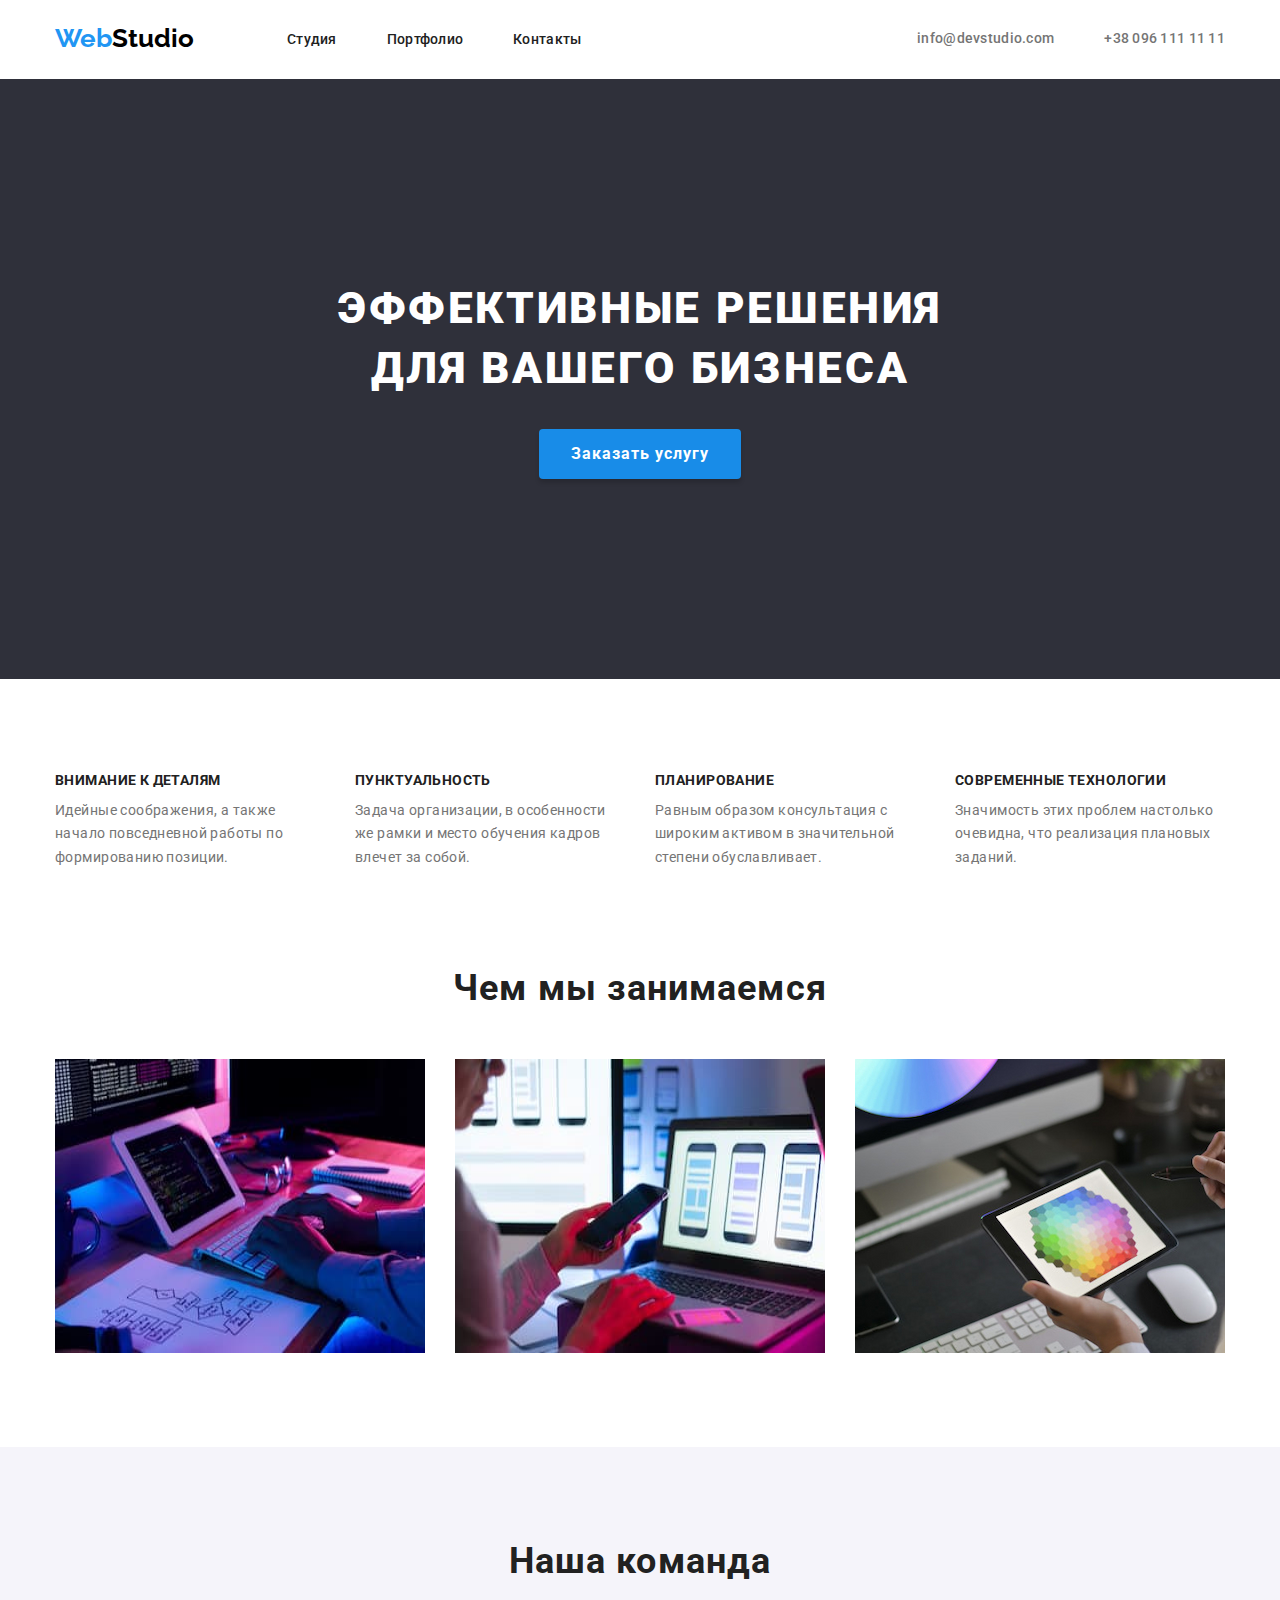
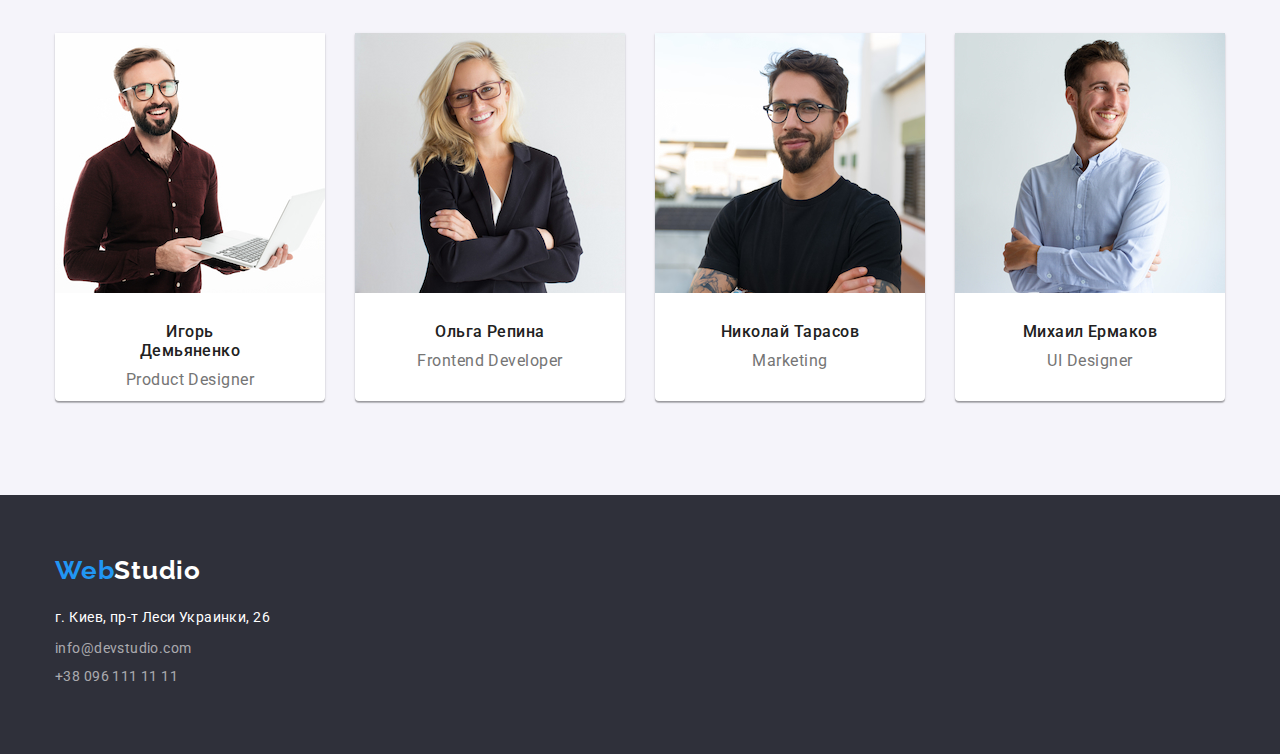
<file: index.html>
<!DOCTYPE html>
<html lang="ru">
  <head>
    <meta charset="UTF-8" />
    <meta http-equiv="X-UA-Compatible" content="IE=edge" />
    <meta name="viewport" content="width=device-width, initial-scale=1.0"/>
    <link rel="stylesheet" href="./css/styles.css">
    <link rel="preconnect" href="https://fonts.googleapis.com"> 
<link rel="preconnect" href="https://fonts.gstatic.com" crossorigin> 
<link href="https://fonts.googleapis.com/css2?family=Raleway:wght@700&family=Roboto:wght@100;300;400;500;700;900&display=swap" rel="stylesheet">
    
    <title>Web Studio</title>
  
    <link rel="stylesheet" href="https://cdn.jsdelivr.net/npm/modern-normalize@1.1.0/modern-normalize.min.css">

  </head>

  <body>
    <!-- Header line -->
    <header class="page-header">
      <div class="container page-header-container">
      <nav class="page-nav " >
        <a  href="../index.html" lang="en" class="logo link"> <span class="logo-blue link"> Web</span>Studio</a>
        <ul class="menu list">
          <li class="menu-item"> <a href="#" class="menu-link link"> Cтудия </a></li>
          <li class="menu-item"><a href="./portfolio/portfolio.html" class="menu-link link"> Портфолио     </a></li>
          <li class="menu-item"><a href="#" class="menu-link link"> Контакты </a></li>
        </ul>
      </nav>
 
      <ul class= "page-header-contact-container list" >
        <li class="menu-item-contact"><a href="mailto:info@devstudio.com" class="contacts-email menu-link link"> info@devstudio.com</a></li>
        <li class="menu-item"><a href="tel:+380961111111" class=" contacts-phone-number menu-link link"> +38 096 111 11 11</a></li>
      </ul>
</div>
    </header>

    <!-- Main -->
    <main>
      <!-- Banner -->
      <section class="hero">
        <div class="container"> 
        <h1 class="hero-titlie">Эффективные решения для вашего бизнеса  </h1>
        <button class="modal-btn" type="button">Заказать услугу</button>
      </div>
      </section>

      <section class="option">
        <div class="container"> 
        <ul class="  option-list list">
          <li class=" option-list-detailes">
              <h3 class="option-title list">Внимание к деталям</h3>
              <p  class="option-text">
                Идейные соображения, а также начало повседневной работы по
                формированию позиции.
              </p>

          </li>
          <li class="option-list-detailes list">
          
              <h3 class="option-title list">Пунктуальность</h3>
              <p class="option-text">
                Задача организации, в особенности же рамки и место обучения
                кадров влечет за собой.
              </p>
            
          </li>
          <li class="option-list-detailes">
          
              <h3 class="option-title list">Планирование</h3>
              <p class="option-text">
                Равным образом консультация с широким активом в значительной
                степени обуславливает.
              </p>
            
          </li>

          <li class="option-list-detailes">
          
              <h3 class="option-title list">Современные технологии</h3>
              <p class="option-text">
                Значимость этих проблем настолько очевидна, что реализация
                плановых заданий.
              </p>
            
          </li>
        </ul>
      </div>
      </section>

      <section class="our-job">
        <div class="container"> 
        <h2 class="our-job-title">Чем мы занимаемся</h2>
        <ul class="our-job-list list">
          <li class="our-job-photo">
            <img
              src="./images/work/work1.jpg"
              alt="мужчина работает за ноутбуком"
              width="370"
              height="294"
            />
          </li>
          <li class="our-job-photo">
            <img
              src="./images/work/work2.jpg"
              alt="девушка с телефоном"
              width="370"
              height="294"
            />
          </li>
          <li class="our-job-photo">
            <img
              src="./images/work/work3.jpg"
              alt="девушка работает с палитрой "
              width="370"
              height="294"
            />
          </li>
        </ul>
        </div>
      </section>

      <section class="our-team">
        <div class="container">
        <h2 class="our-team-title">Наша команда</h2>

        <ul class="our-team-list list">
          <li class="our-team-card">
            <img
              src="./images/people/igor.jpg"
              alt="Игорь дизайнер"
              width="270"
            />
            <div class="card-info"> 
            <h3 class="card-title">Игорь Демьяненко</h3>
            <p lang="en" class="card-prof">Product Designer</p>
          </div>
          </li>

          <li class="our-team-card">
            <img
              src="./images/people/olga.jpg"
              alt="Ольга фронтэнд разработчик"
              width="270"
            />
            <div class="card-info">
            <h3 class="card-title" >Ольга Репина</h3>
            <p lang="en" class="card-prof">Frontend Developer</p>
          </div>
          </li>

          <li class="our-team-card">
            <img
              src="./images/people/taras.jpg"
              alt="Тарас маркетолог"
              width="270"
            />
            <div class="card-info">
            <h3 class="card-title">Николай Тарасов</h3>
            <p lang="en" class="card-prof">Marketing</p>
          </div>
          </li>

          <li class="our-team-card">
            <img
              src="./images/people/michale.jpg"
              alt="Михаил дизайнер"
              width="270"
            />
            <div class="card-info"> 
            <h3 class="card-title">Михаил Ермаков</h3>
            <p lang="en" class="card-prof">UI Designer</p>
          </div>
          </li>
        </ul>
        </div>
      </section>

      <footer class="footer">
        <div class="container"> 
       <div class="footer-box-logo">
        <a href="#" lang="en" class="logo-link link"> <span class="logo-blue">Web</span>Studio</a>
      </div>

        <address class="  footer-address">
          <ul class="list">
            <li class="contact-footer">
              <a 
                href="https://goo.gl/maps/ec9KKxXd8hmm1vX37"
                target="_blank"
                rel="noopener noreferrer" class="link"
              ><span class=" link location">г. Киев, пр-т Леси Украинки, 26</span>
              </a>
            </li>
            <li class=" contact-footer list">
              <a href="mailto:info@devstudio.com" class="link contact-email"> info@devstudio.com </a>
            </li>
            <li class="list"><a href="tel:+380961111111" class=" contact-phone link"> +38 096 111 11 11 </a></li>

          </ul>
        </address>
      </div>
      </footer>
    </main>
  </body>
</html>
</file>
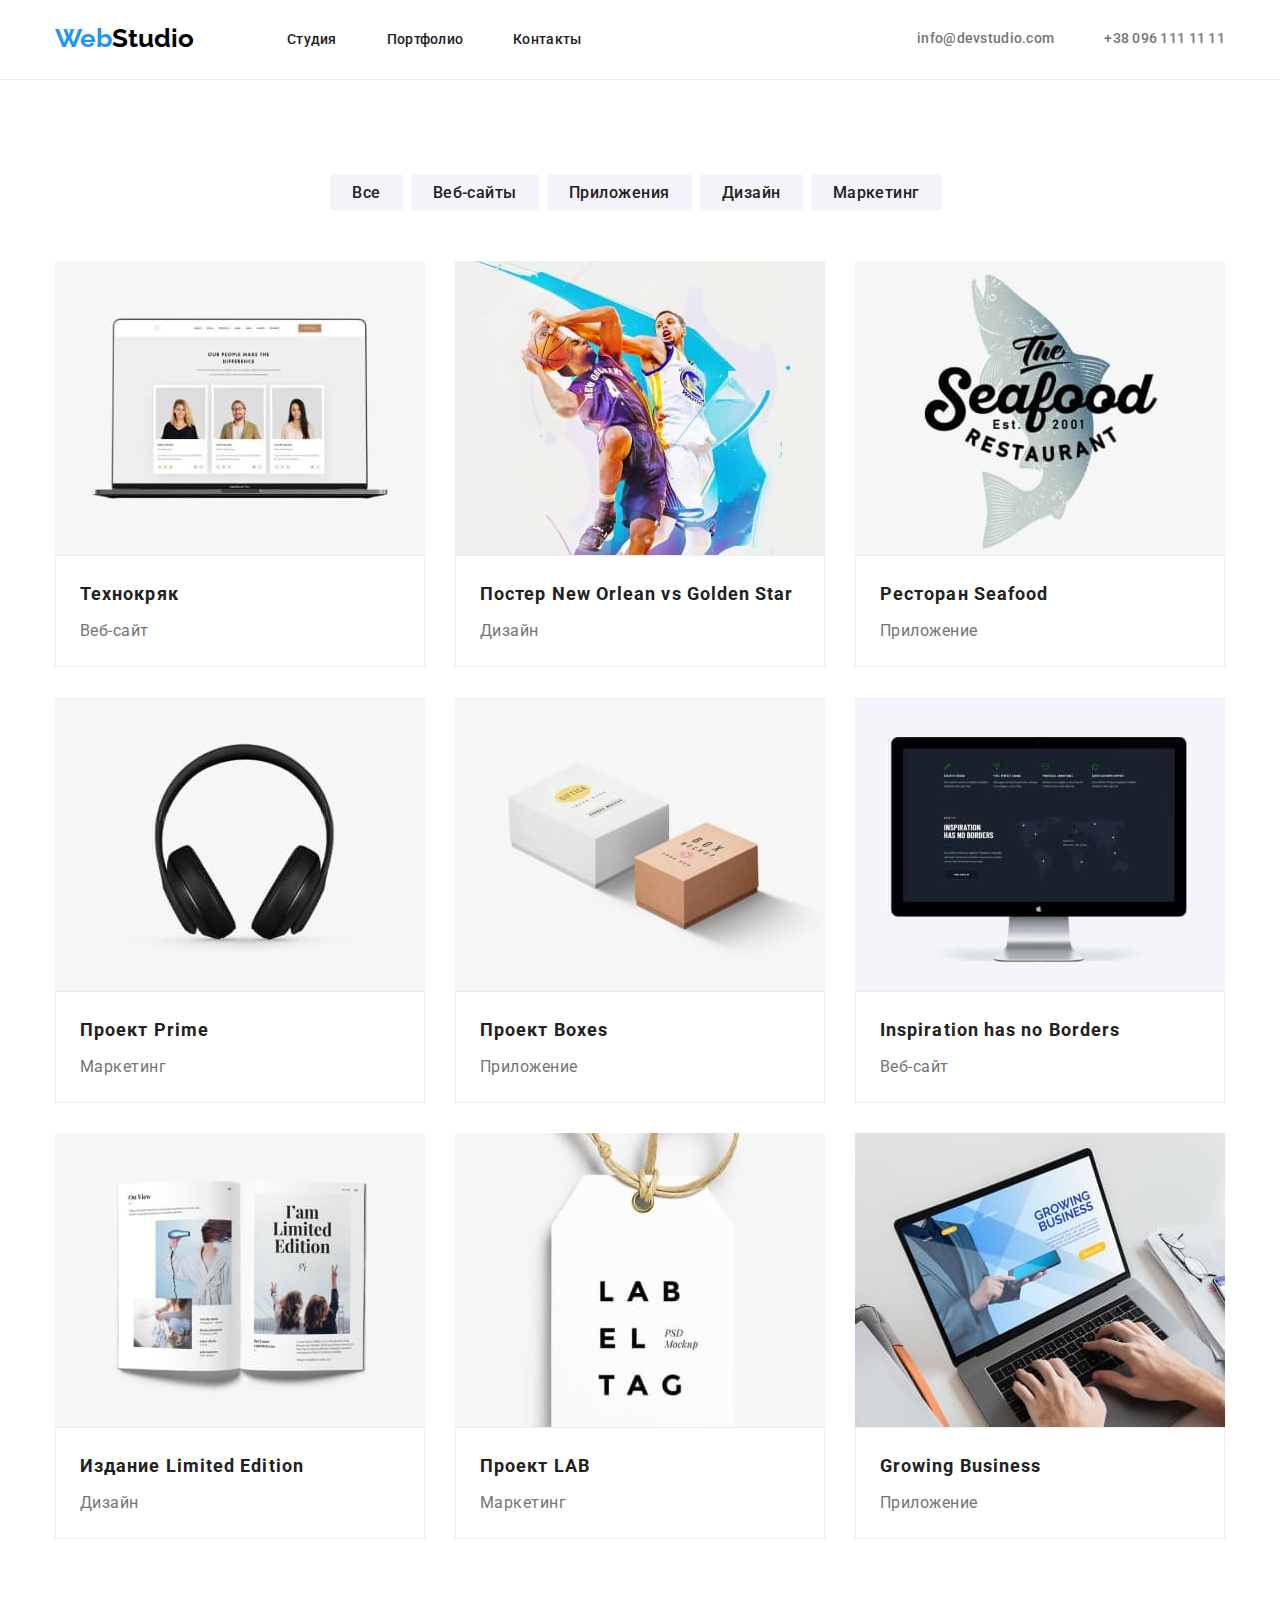
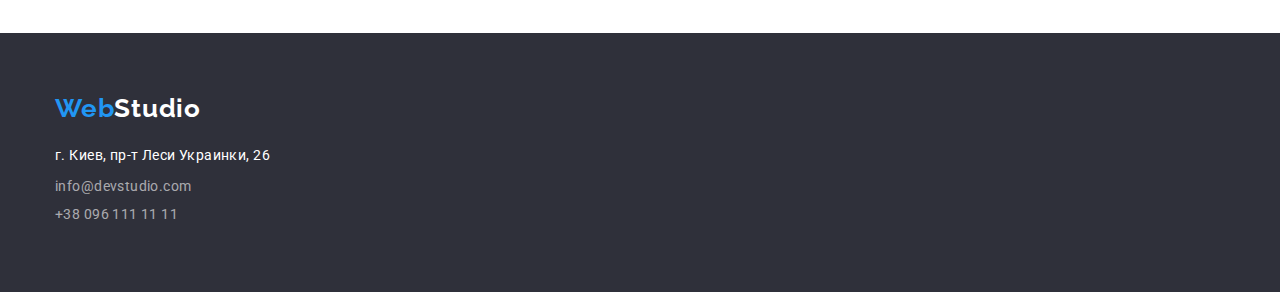
<file: portfolio/portfolio.html>
<!DOCTYPE html>
<html lang="ru">
<head>
    <meta charset="UTF-8">
    <meta http-equiv="X-UA-Compatible" content="IE=edge">
    <meta name="viewport" content="width=device-width, initial-scale=1.0">
    <link rel="stylesheet" href="./styles-portfolio.css">
    <link rel="preconnect" href="https://fonts.googleapis.com"> 

<link rel="preconnect" href="https://fonts.gstatic.com" crossorigin> 

<link href="https://fonts.googleapis.com/css2?family=Raleway:wght@700&family=Roboto:wght@100;300;400;500;700;900&display=swap" rel="stylesheet">

    <title>Portfolio</title>
    <link rel="stylesheet" href="https://cdn.jsdelivr.net/npm/modern-normalize@1.1.0/modern-normalize.min.css">
    
</head>

<body>
  <!-- Header line -->
  <header class="page-header">
    <div class="container page-header-container">
    <nav class="page-nav " >
      <a  href="../index.html" lang="en" class=" logo link"> <span class="logo-blue link"> Web</span>Studio</a>
      <ul class="menu list">
        <li class="menu-item"> <a href="#" class="menu-link link"> Cтудия </a></li>
        <li class="menu-item"><a href="./portfolio/portfolio.html" class="menu-link link"> Портфолио </a></li>
        <li class="menu-item"><a href="#" class="menu-link link"> Контакты </a></li>
      </ul>
    </nav>

    <ul class= " .page-header page-header-contact-container list" >
      <li class="menu-item-contact"><a href="mailto:info@devstudio.com" class="contacts-email menu-link link"> info@devstudio.com</a></li>
      <li class="menu-item"><a href="tel:+380961111111" class=" contacts-phone-number menu-link link"> +38 096 111 11 11</a></li>
    </ul>
</div>
  </header>

      <section class="section-photo list">
        <div class="container"> 
        <ul class="box-btn list">

<li> <button class="portfolio-btn" type="button">Все</button> </li>
<li> <button class="portfolio-btn" type="button">Веб-сайты</button></li>
<li> <button class="portfolio-btn" type="button">Приложения</button></li>
<li> <button class="portfolio-btn" type="button">Дизайн</button></li>
<li> <button class="portfolio-btn" type="button">Маркетинг</button></li>
    </ul>


    <ul class="photo-string list">

      <li class="card"> 
        <img
        src="./img/maket-mac-book.jpg"
        alt="макет с ноутбуком"
        width="370"
        height="294">

        <div class="card-list">
       
        <h3 class="card-title">Технокряк</h3>
          <p class="card-dscr">Веб-сайт</p>
        </div>
      </li>
      
      <li class="card"> <img
          src="./img/postert-basketball.jpg"
          alt="постер с баскетболистами"
          width="370"
          height="294">
          <div class="card-list">
       
          <h3 class="card-title">Постер New Orlean vs Golden Star</h3>
          <p class="card-dscr">Дизайн</p> 
          </div>
      </li>
      
      <li class="card">
          <img
          src="./img/poster-seafood.jpg"
          alt="постер с морской тематикой"
          width="370"
          height="294">
          <div class="card-list">
          <h3 class="card-title">Ресторан Seafood</h3>
          <p class="card-dscr">Приложение</p>
          </div>
      </li>
   
      
          <li class="card"> <img
              src="./img/head-phone.jpg"
              alt="черные наушники"
              width="370"
              height="294">
              <div class="card-list">
              <h3 class="card-title">Проект Prime</h3>
              <p class="card-dscr">Маркетинг</p> 
              </div>

          </li>
      
          <li class="card">
              <img
              src="./img/two-boxs.jpg"
              alt="две стильные коробки"
              width="370"
              height="294">
              <div class="card-list">
              <h3 class="card-title">Проект Boxes</h3>
              <p class="card-dscr">Приложение</p>
              </div>
          </li>
      
          <li class="card"><img
              src="./img/apple-screen.jpg"
              alt="монитор эпл"
              width="370"
              height="294">
              <div class="card-list">
       
              <h3 class="card-title">Inspiration has no Borders</h3>
              <p class="card-dscr">Веб-сайт</p>
              </div>
          </li>
        
  
          <li class="card"><img
              src="./img/design-magazine.jpg"
              alt="дизайнерский журнал"
              width="370"
              height="294">
              <div class="card-list">
          <h3 class="card-title">Издание Limited Edition</h3>
          <p class="card-dscr">Дизайн</p>
          </div>
          </li>
      
          <li class="card"><img
              src="./img/style-font.jpg"
              alt="стильные шрифты"
              width="370"
              height="294">
              <div class="card-list">
              <h3 class="card-title">Проект LAB</h3>
              <p class="card-dscr">Маркетинг</p>
              </div>
          </li>
      
          <li class="card">     <img
              src="./img/work-process.jpg"
              alt="работа за ноутбуком"
              width="370"
              height="294">
              <div class="card-list">
              <h3 class="card-title">Growing Business</h3>
              <p class="card-dscr">Приложение</p>
              </div>
          </li>  
      </ul>
    </div>
     </section>
      


            <footer class=" footer">
              <div class="container"> 
             <div class="footer-box-logo">
              <a href="#" lang="en" class="logo-link link"> <span class="logo-blue">Web</span>Studio</a>
            </div>
      
              <address class="  footer-address">
                <ul class="list">
                  <li class="contact-footer">
                    <a 
                      href="https://goo.gl/maps/ec9KKxXd8hmm1vX37"
                      target="_blank"
                      rel="noopener noreferrer" class="link"
                    ><span class=" link location">г. Киев, пр-т Леси Украинки, 26</span>
                    </a>
                  </li>
                  <li class=" contact-footer list">
                    <a href="mailto:info@devstudio.com" class="link contact-email"> info@devstudio.com </a>
                  </li>
                  <li class="list"><a href="tel:+380961111111" class=" contact-phone link"> +38 096 111 11 11 </a></li>
      
                </ul>
              </address>
            </div>

            </footer>
        
        </body>
      </html>
</file>
<file: css/styles.css>
body {
    font-family: 'Raleway', sans-serif;
    font-family: 'Roboto', sans-serif;
    margin: 0px;
    background: #ffffff;
}

.page-header{
    background: #ffffff;
    padding-top: 24px;;
    padding-bottom: 25px;
} 

.container{
    width: 1200px;
    margin-left: auto;
    margin-right: auto;
    padding-left: 15px;
    padding-right: 15px; 
}

.page-header-container{
 display: flex;   
 align-items: center;
}

.page-nav{
    display: flex;
}

.logo{
    text-decoration:none;
    color: #000000;
    font-family:  'Raleway', sans-serif;
    font-weight: 700;
    font-size: 26px;
    margin-right: 93px;
}

.logo-blue {
color: #2196F3;
font-weight: 700;
font-family: 'Raleway', sans-serif;
font-style: Bold;
font-size: 26px;
}


.menu{
    display: flex;
    align-items:center;
    list-style: none;
}

.page-header-contact-container {
    display: flex;   
    align-items: center;
    margin-left: auto;}

.menu-item{
    margin-right:50px ;
  }
  
  .menu-item:last-child {
      margin-right: 0;}
      
      .menu-link{
        font-family: 'Roboto', sans-serif;
        font-weight: 500;
        font-size: 14px;
        line-height: 1.14;
        letter-spacing: 0.02em;
        color: #212121;
        }
        
        .menu-link:hover,
        .menu-link:focus{
            color: #2196F3;

        }

.menu-contact{
    margin-top: 32px;
    margin-bottom: 32px;
    display: flex;
    align-items:center;
    margin-left: auto;
    }

    .menu-item-contact{
        margin-right:50px ;
        display: flex;
      }

      .menu-item-contact:last-child {
        margin-right: 0;}

        

.contacts-email{
    font-family: 'Roboto', sans-serif;
    font-weight: 500;
    font-size: 14px;
    line-height: 1.14;
    letter-spacing: 0.02em;
    color:#757575;
    display: flex;
}

.contacts-phone-number{
font-family: 'Roboto', sans-serif;
font-weight: 500;
font-size: 14px;
line-height: 1.14;
letter-spacing: 0.02em;
color:#757575;
display: flex;
}

.hero{
    padding-top:200px ;
    padding-bottom: 200px;
    background: #2F303A;
    }

    .hero-titlie{
        font-family: 'Roboto',sans-serif;
        font-weight: 900;
        font-size: 44px;
        line-height: 1.36;
        text-align: center;
        letter-spacing: 0.06em;
        text-transform: uppercase;
        color: #FFFFFF;
       align-items:center;
       margin-left: 252px;
       margin-right: 252px;
       margin-bottom: 30px;

    }

.modal-btn{
    font-family: 'Roboto', sans-serif;
    font-weight: 700;
    font-size: 16px;
    line-height: 1.88;
    letter-spacing: 0.06em;
    color: #FFFFFF;
    background: #188CE8;
    padding: 10px 32px;
    height: 50px;
    left: 700px;
    top: 400px;
    margin-top: 30px;
    cursor: pointer;
    box-shadow: 0px 4px 4px rgba(0, 0, 0, 0.15);
    border-radius: 4px;
    border: none;
    align-items: center;
    display: block;
    margin: auto;
}

.modal-btn:hover,
.modal-btn:focus{
 background:#2196F3;
 border: none;
}
 

.option{
padding-top: 94px;
padding-bottom: 94px;
justify-content: space-between;
}

.option-list{
    display:flex ;
    align-items:center;
}

.option-list-detailes{
  
width: 270px;
height: 101px;
left: 215px;
top: 774px;
margin-right:30px ;
}

.option-list-detailes:last-child {
    margin-right: 0;}


.option-title{
font-family: 'Roboto', sans-serif;
font-style: normal;
font-weight: 700;
font-size: 14px;
line-height: 1.14;
letter-spacing: 0.03em;
text-transform: uppercase;
color: #212121;
padding-bottom: 10px;
  
}


.option-text{
font-family: 'Roboto', sans-serif;
font-style: normal;
font-weight: 400;
font-size: 14px;
line-height: 1.71;
letter-spacing: 0.03em;
color: #757575;
}

.option-text:last-child {
    margin-right: 0;}


.our-job{
padding-bottom: 94px ;
justify-content: space-between;

}
.our-job-title{
font-family: 'Roboto', sans-serif;
font-weight: 700;
font-size: 36px;
line-height: 1.16;
text-align: center;
letter-spacing: 0.03em;
color: #212121;
margin-bottom: 50px;
}

.our-job-list{
display: flex;
align-items:center;
}

.our-job-photo{
margin-right: 30px;
}

.our-job-photo:last-child {
    margin-right: 0;}

.our-team{
background: #F5F4FA;
padding-top: 94px;
padding-bottom: 94px;
justify-content: space-between;

}

.our-team-title{
font-family: 'Roboto', sans-serif;
font-weight: 700;
font-size: 36px;
line-height: 1.16;
text-align: center;
letter-spacing: 0.03em;
color: #212121;
margin-bottom: 50px;
}

.our-team-list{
display: flex;
align-items:center;
}

.our-team-card{
width: 270px;
height: 368px;
left: 215px;
top: 1635px;
margin-right: 30px;
background: #FFFFFF;
box-shadow: 0px 1px 3px rgba(0, 0, 0, 0.12), 0px 1px 1px rgba(0, 0, 0, 0.14), 0px 2px 1px rgba(0, 0, 0, 0.2);
border-radius: 0px 0px 4px 4px;
}

.our-team-card:last-child {
    margin-right: 0;}

    .card-info{
    padding-left: 59px;
    padding-bottom: 30px;
    padding-top: 30px;
    padding-right: 59px;
        
    }
.card-title
{
    font-family: 'Roboto', sans-serif;
    font-weight: 500;
    font-size: 16px;
    line-height: 1.18;
    text-align: center;
    letter-spacing: 0.03em;
    color: #212121;
    margin-bottom: 10px;
}

.card-prof{
font-family: 'Roboto', sans-serif;
font-size: 16px;
line-height: 1.18;
text-align: center;
letter-spacing: 0.03em;
color: #757575;
}

.footer{
    background: #2F303A;
    padding-top: 60px;
    padding-bottom: 60px;
 }
 
 .logo-link{
     font-family: 'Raleway',sans-serif;
     font-weight: 700;
     font-size: 26px;
     line-height: 1.2;
     letter-spacing: 0.03em;
     color: #FFFFFF;
     margin-bottom: 20px;
     
     }
 
 .footer-address{
     margin-top: 20px;
     margin-bottom: 9px;
    
 }  
 
 
 .location{
 font-family: 'Roboto', sans-serif;
 font-style: normal;
 font-size: 14px;
 line-height: 1.71;
 letter-spacing: 0.03em;
 color: #FFFFFF;
 
 }
 
 .contact-footer{
     margin-bottom: 9px;
 }
 
 .contact-email {
 width: 231px;
 height: 21px;
 left: 215px;
 top: 2238px;
 font-family: 'Roboto', sans-serif;
 font-style: normal;
 font-size: 14px;
 letter-spacing: 0.03em;
 color: rgba(255, 255, 255, 0.6);
 }
 
 .contact-phone{
 width: 231px;
 height: 21px;
 left: 215px;
 top: 2238px;
 font-family: 'Roboto', sans-serif;
 font-style: normal;
 font-size: 14px;
 letter-spacing: 0.03em;
 color: rgba(255, 255, 255, 0.6);
 }

.link {
    text-decoration:none;
}

h1, h2, h3, h4, p {
    margin-top: 0px;
    margin-bottom: 0px;
}

img{
    display: block;
}

address {
    font-style: normal;
}

button{
    cursor: pointer;
}

ul, ol {
    margin-top: 0;
    margin-bottom: 0;
    padding-left: 0;
}

.list{
    list-style: none;
}
</file>
<file: portfolio/styles-portfolio.css>
body {
    font-family: 'Raleway', sans-serif;
    font-family: 'Roboto', sans-serif;
    margin: 0px;
    background: #FFFFFF;

}

.page-header{
    padding-top: 24px;
    padding-bottom: 25px;
    border-bottom: 1px solid #ECECEC;
} 

.container{
    width: 1200px;
    margin-left: auto;
    margin-right: auto;
    padding-left: 15px;
    padding-right: 15px; 
}

.page-header-container{
 display: flex;   
 align-items: center;
}

.page-nav{
    display: flex;

}

.logo{
    text-decoration:none;
    color: #000000;
    font-family:  'Raleway', sans-serif;
    font-weight: 700;
    font-size: 26px;
    margin-right: 93px;
}

.logo-blue {
color: #2196F3;
font-weight: 700;
font-family: 'Raleway', sans-serif;
font-style: Bold;
font-size: 26px;
}


.menu{
    display: flex;
    align-items:center;
    list-style: none;
}

.page-header-contact-container {
    display: flex;   
    align-items: center;
    margin-left: auto;
}

.menu-item{
    margin-right:50px ;
  }
  
  .menu-item:last-child {
      margin-right: 0;}
      
      .menu-link{
        font-family: 'Roboto', sans-serif;
        font-weight: 500;
        font-size: 14px;
        line-height: 1.14;
        letter-spacing: 0.02em;
        color: #212121;
        }
        
        .menu-link:hover,
        .menu-link:focus{
            color: #2196F3;

        }

.menu-contact{
    margin-top: 32px;
    margin-bottom: 32px;
    display: flex;
    align-items:center;
    margin-left: auto;
    }

    .menu-item-contact{
        margin-right:50px ;
        display: flex;
      }

      .menu-item-contact:last-child {
        margin-right: 0;}

        

.contacts-email{
    font-family: 'Roboto', sans-serif;
    font-weight: 500;
    font-size: 14px;
    line-height: 1.14;
    letter-spacing: 0.02em;
    color:#757575;
    display: flex;
}

.contacts-phone-number{
font-family: 'Roboto', sans-serif;
font-weight: 500;
font-size: 14px;
line-height: 1.14;
letter-spacing: 0.02em;
color:#757575;
display: flex;
}




    .visually-hidden { 
    position: absolute; 
    width: 1px; 
    height: 1px; 
    margin: -1px; 
    border: 0; 
    padding: 0; 
    white-space: nowrap; 
    clip-path: inset(100%); 
    clip: rect(0 0 0 0); 
    overflow: hidden; 
    } 



.section-photo{
    display: flex;
    padding-top: 94px;
    padding-bottom: 94px;
}

.box-btn{
    display:flex;
    align-items:center;
    margin-bottom: 50px;
    justify-content: center;

}

.portfolio-btn{
    left: 976px;
    top: 174px;
    background: #F5F4FA;
    border-radius: 4px;
    font-family: 'Roboto', sans-serif;
    margin-right: 8px;
font-weight: 500;
font-size: 16px;
line-height: 1.6;
text-align: center;
letter-spacing: 0.03em;
color: #212121;
border: none;
padding: 6px 22px;
}

.portfolio-btn:hover,
.portfolio-btn:focus{ 
 background:#2196F3;
 color: #FFFFFF;
box-shadow: 0px 3px 1px rgba(0, 0, 0, 0.1), 0px 1px 2px rgba(0, 0, 0, 0.08), 0px 2px 2px rgba(0, 0, 0, 0.12);
}

.photo-string{
    display: flex;
    flex-wrap: wrap;
    gap: 30px;
}




.card-list{
    background: #FFFFFF;
    border: 1px solid #EEEEEE;
    padding: 20px 24px 20px 24px;
}

.card-title{
    font-family: 'Roboto', sans-serif;
    font-weight: 700;
    font-size: 18px;
    line-height: 2;
    letter-spacing: 0.06em;
    color: #212121;
    margin-bottom: 4px;
}

.card-dscr{
    font-family: 'Roboto', sans-serif;
    font-size: 16px;
    line-height: 1.87;
    letter-spacing: 0.03em;
    color: #757575;
}

.footer{
   background: #2F303A;
   padding-top: 60px;
   padding-bottom: 60px;
}

.logo-link{
    font-family: 'Raleway',sans-serif;
    font-weight: 700;
    font-size: 26px;
    line-height: 1.2;
    letter-spacing: 0.03em;
    color: #FFFFFF;
    margin-bottom: 20px;
    
    }

.footer-address{
    margin-top: 20px;
    margin-bottom: 9px;
   
}  


.location{
font-family: 'Roboto', sans-serif;
font-style: normal;
font-size: 14px;
line-height: 1.71;
letter-spacing: 0.03em;
color: #FFFFFF;

}

.contact-footer{
    margin-bottom: 9px;
}

.contact-email {
width: 231px;
height: 21px;
left: 215px;
top: 2238px;
font-family: 'Roboto', sans-serif;
font-style: normal;
font-size: 14px;
letter-spacing: 0.03em;
color: rgba(255, 255, 255, 0.6);
}

.contact-phone{
width: 231px;
height: 21px;
left: 215px;
top: 2238px;
font-family: 'Roboto', sans-serif;
font-style: normal;
font-size: 14px;
letter-spacing: 0.03em;
color: rgba(255, 255, 255, 0.6);
}
.link {
    text-decoration:none;
}

h1, h2, h3, p {
    margin-top: 0px;
    margin-bottom: 0px;
}

address {
    font-style: normal;
}

button{
    cursor: pointer;
}

ul, ol {
    margin-top: 0;
    margin-bottom: 0;
    padding-left: 0;
}

img{
    display: block;
}

.list{
    list-style: none;
}
</file>
